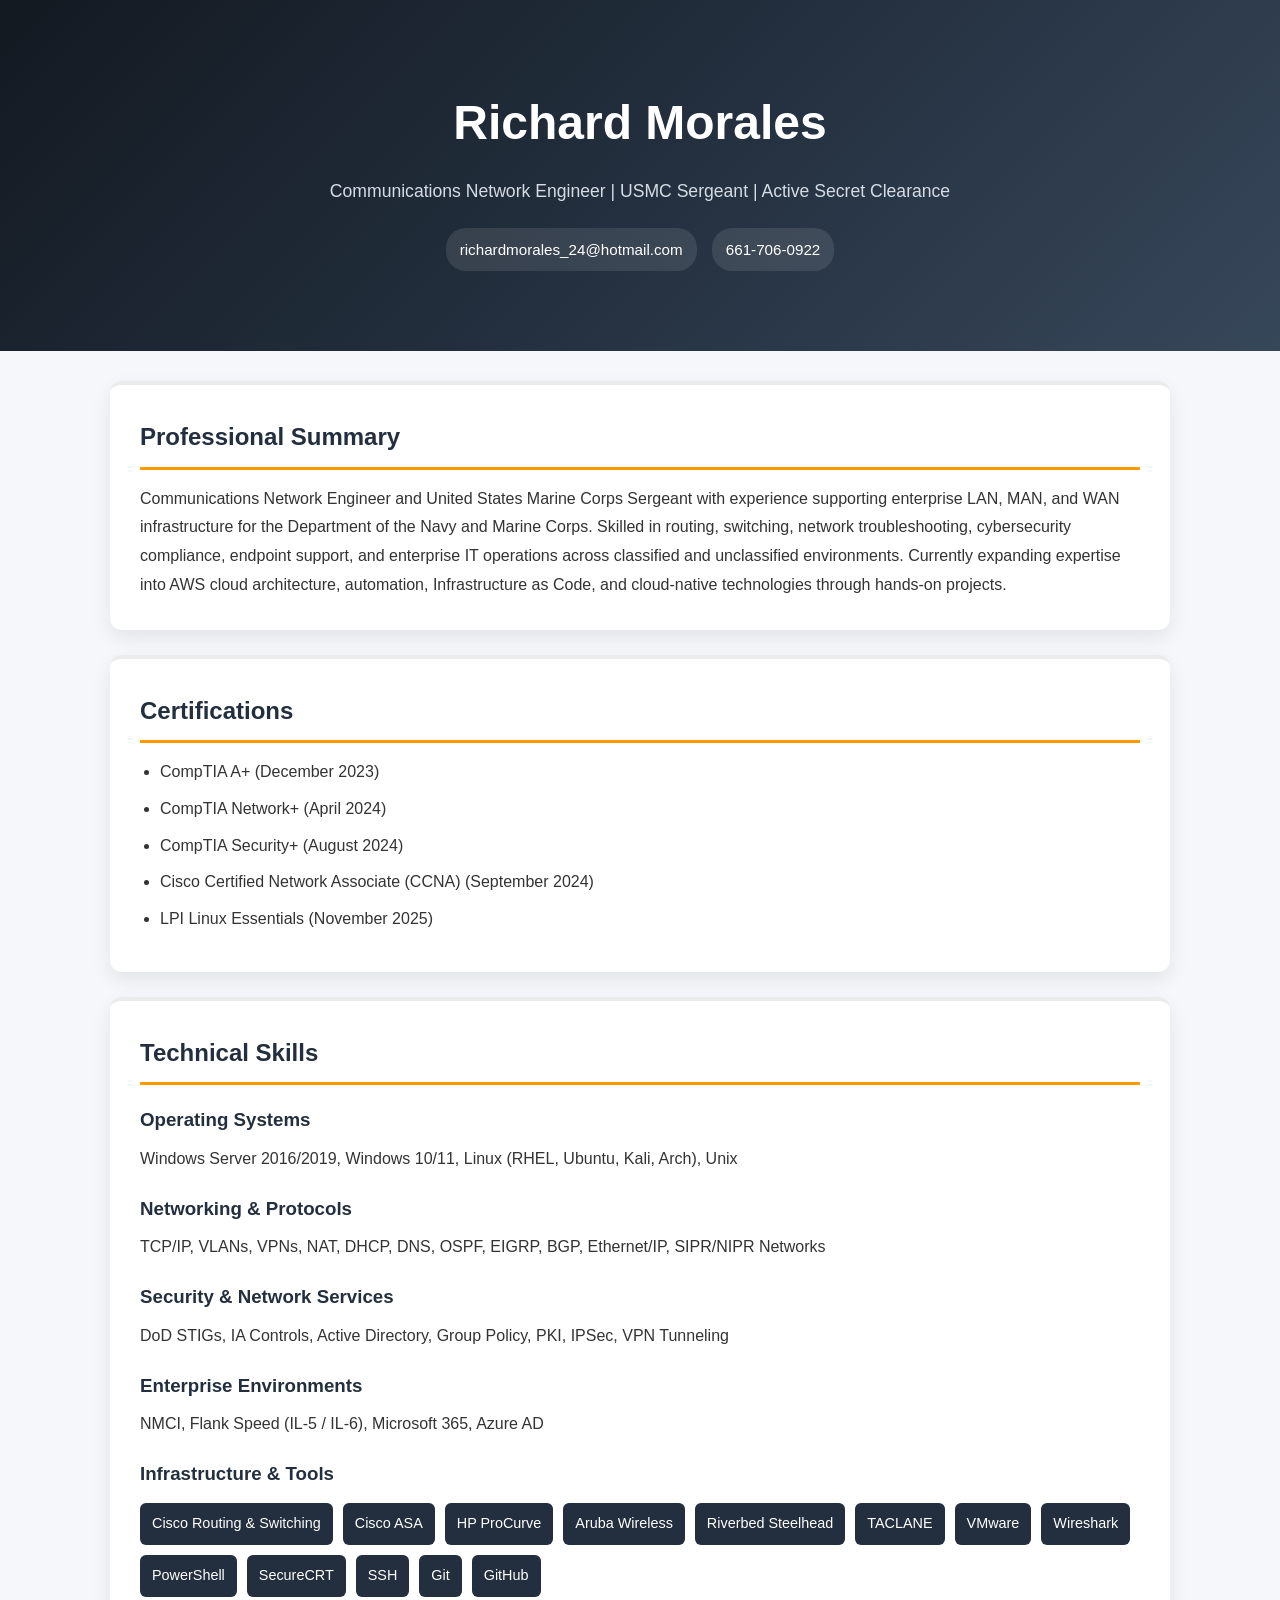
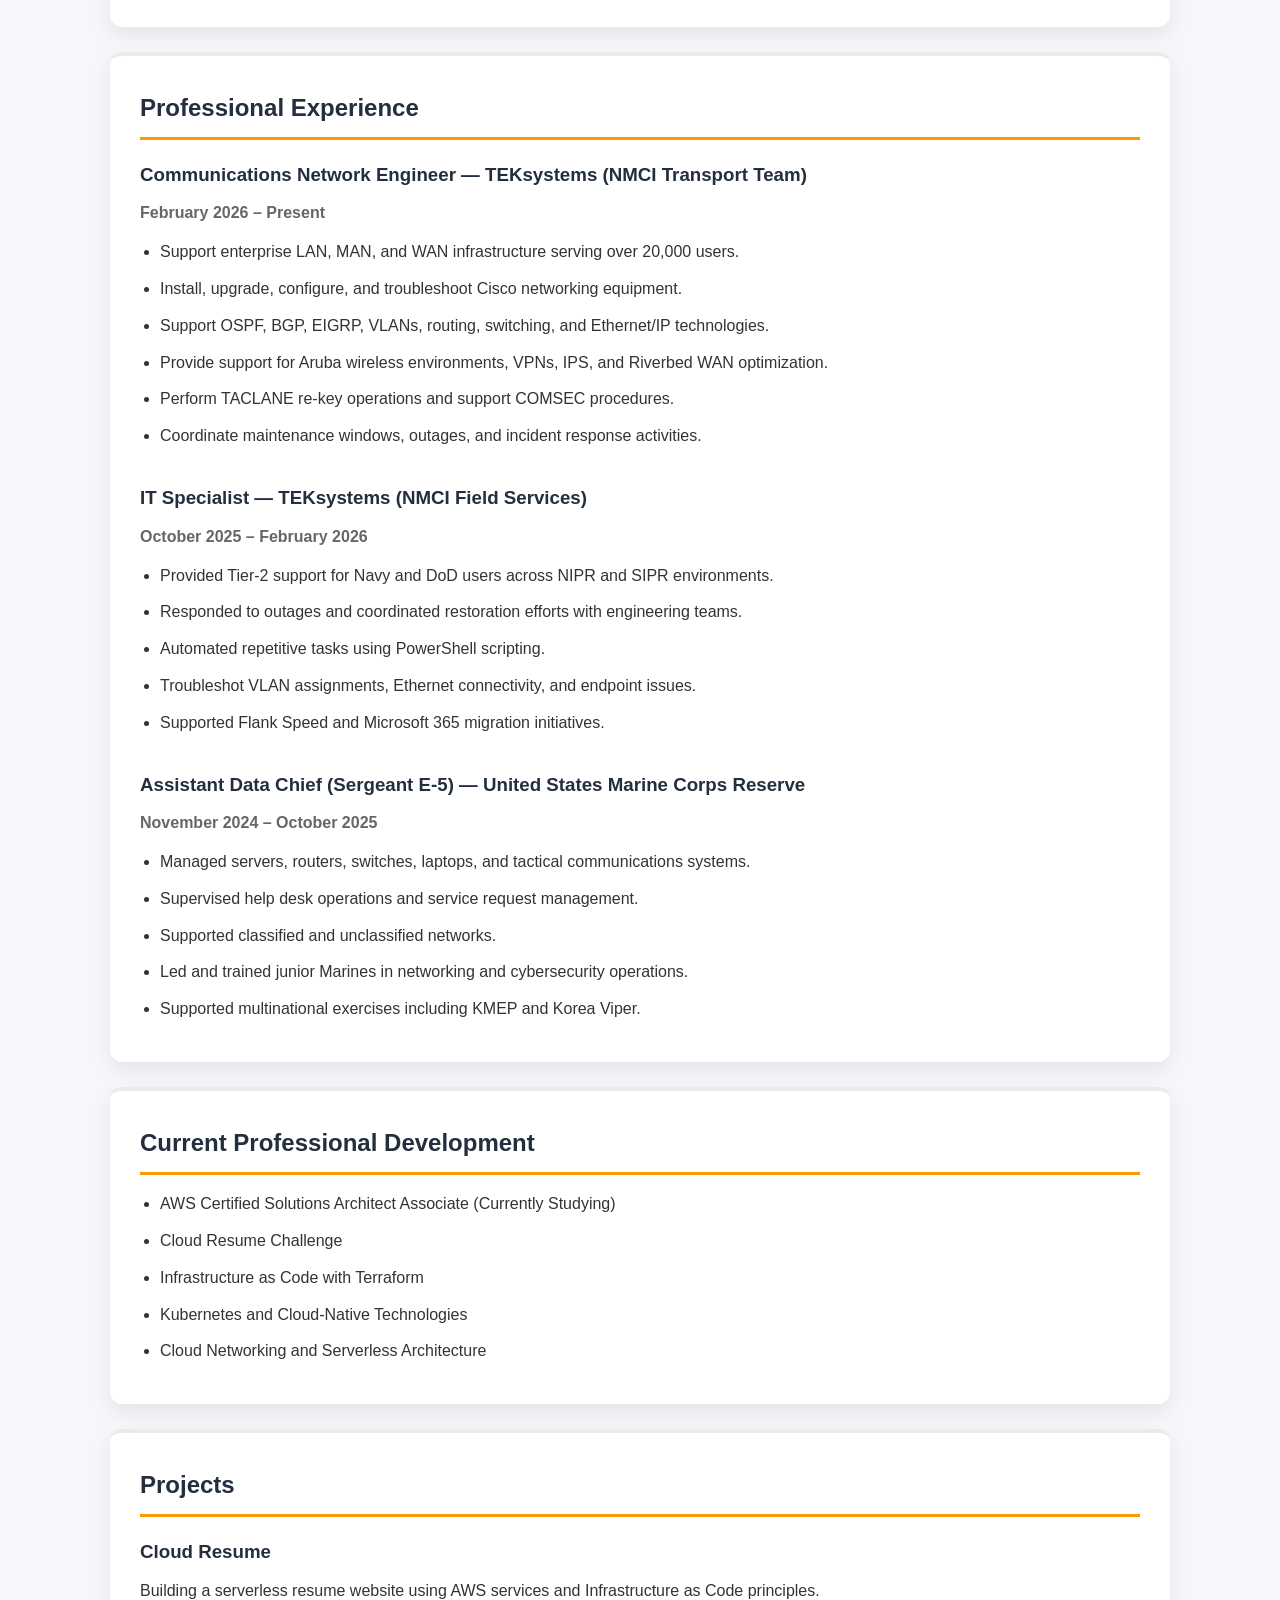
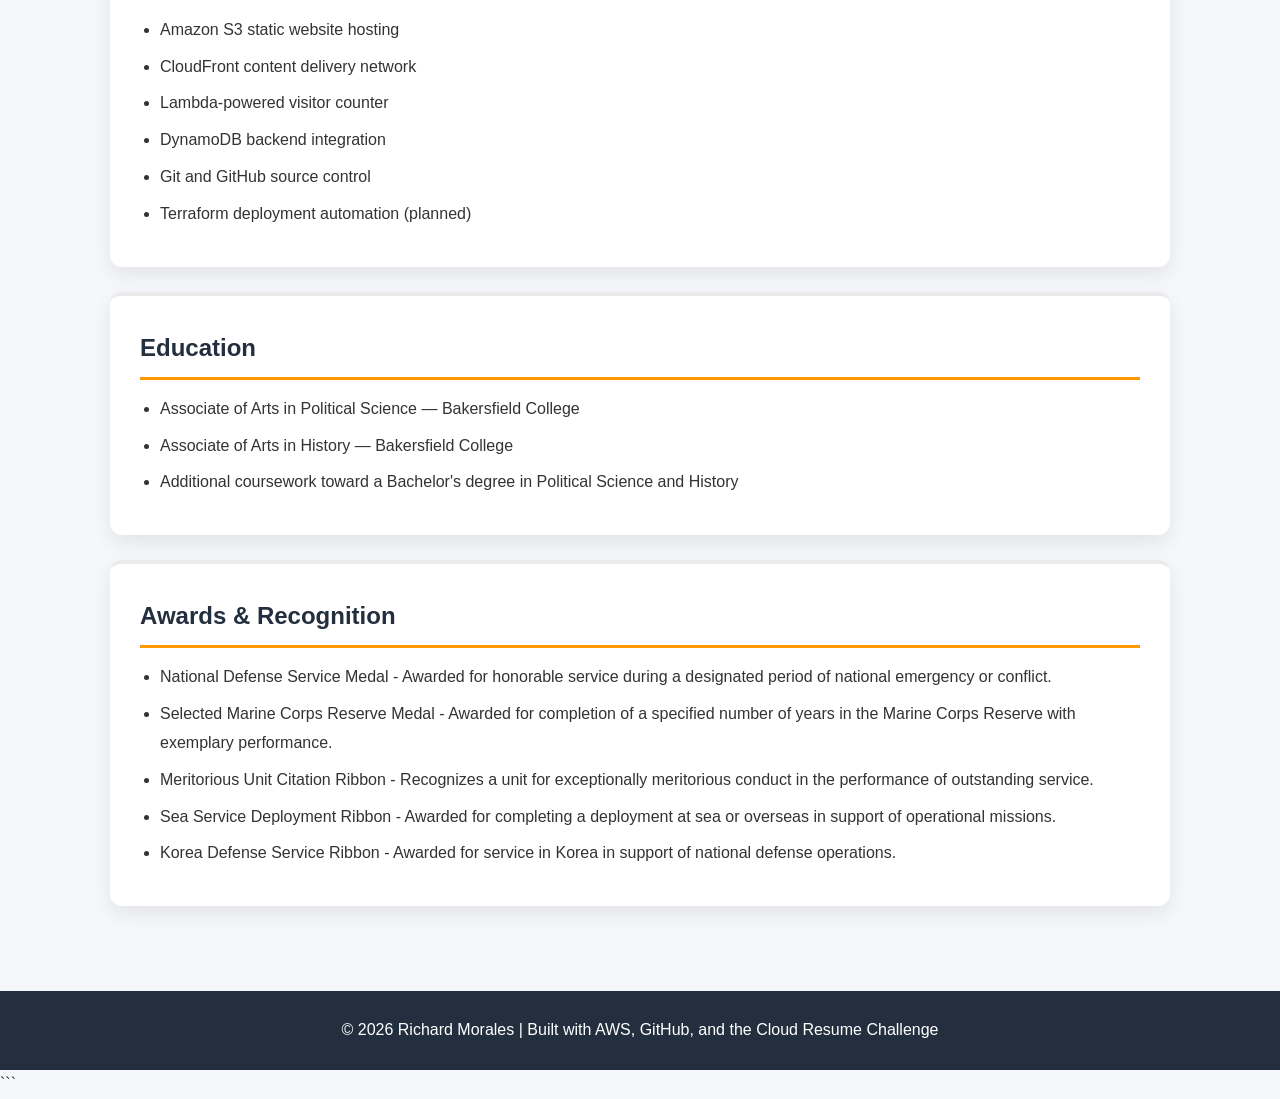
<file: index.html>
<!DOCTYPE html>
<html lang="en">
<head>
    <meta charset="UTF-8">
    <meta name="viewport" content="width=device-width, initial-scale=1.0">
    <title>Richard Morales | Communications Network Engineer</title>

    <link rel="stylesheet" href="style.css">
</head>

<body>

<header>
    <h1>Richard Morales</h1>

    <p>
        Communications Network Engineer |
        USMC Sergeant |
        Active Secret Clearance
    </p>

    <div class="contact">
        <span>richardmorales_24@hotmail.com</span>
        <span>661-706-0922</span>
    </div>
</header>

<main class="container">

    <section class="card">
        <h2>Professional Summary</h2>

        <p>
            Communications Network Engineer and United States Marine Corps Sergeant
            with experience supporting enterprise LAN, MAN, and WAN infrastructure
            for the Department of the Navy and Marine Corps. Skilled in routing,
            switching, network troubleshooting, cybersecurity compliance,
            endpoint support, and enterprise IT operations across classified
            and unclassified environments. Currently expanding expertise into
            AWS cloud architecture, automation, Infrastructure as Code,
            and cloud-native technologies through hands-on projects.
        </p>
    </section>

    <section class="card">
        <h2>Certifications</h2>

        <ul>
            <li>CompTIA A+ (December 2023)</li>
            <li>CompTIA Network+ (April 2024)</li>
            <li>CompTIA Security+ (August 2024)</li>
            <li>Cisco Certified Network Associate (CCNA) (September 2024)</li>
            <li>LPI Linux Essentials (November 2025)</li>
        </ul>
    </section>

    <section class="card">
        <h2>Technical Skills</h2>

        <h3>Operating Systems</h3>
        <p>
            Windows Server 2016/2019, Windows 10/11,
            Linux (RHEL, Ubuntu, Kali, Arch), Unix
        </p>

        <h3>Networking & Protocols</h3>
        <p>
            TCP/IP, VLANs, VPNs, NAT, DHCP, DNS,
            OSPF, EIGRP, BGP, Ethernet/IP,
            SIPR/NIPR Networks
        </p>

        <h3>Security & Network Services</h3>
        <p>
            DoD STIGs, IA Controls, Active Directory,
            Group Policy, PKI, IPSec, VPN Tunneling
        </p>

        <h3>Enterprise Environments</h3>
        <p>
            NMCI, Flank Speed (IL-5 / IL-6),
            Microsoft 365, Azure AD
        </p>

        <h3>Infrastructure & Tools</h3>

        <div class="skills">
            <span>Cisco Routing & Switching</span>
            <span>Cisco ASA</span>
            <span>HP ProCurve</span>
            <span>Aruba Wireless</span>
            <span>Riverbed Steelhead</span>
            <span>TACLANE</span>
            <span>VMware</span>
            <span>Wireshark</span>
            <span>PowerShell</span>
            <span>SecureCRT</span>
            <span>SSH</span>
            <span>Git</span>
            <span>GitHub</span>
        </div>
    </section>

    <section class="card">
        <h2>Professional Experience</h2>

        <div class="job">
            <h3>Communications Network Engineer — TEKsystems (NMCI Transport Team)</h3>
            <p class="date">February 2026 – Present</p>

            <ul>
                <li>Support enterprise LAN, MAN, and WAN infrastructure serving over 20,000 users.</li>
                <li>Install, upgrade, configure, and troubleshoot Cisco networking equipment.</li>
                <li>Support OSPF, BGP, EIGRP, VLANs, routing, switching, and Ethernet/IP technologies.</li>
                <li>Provide support for Aruba wireless environments, VPNs, IPS, and Riverbed WAN optimization.</li>
                <li>Perform TACLANE re-key operations and support COMSEC procedures.</li>
                <li>Coordinate maintenance windows, outages, and incident response activities.</li>
            </ul>
        </div>

        <div class="job">
            <h3>IT Specialist — TEKsystems (NMCI Field Services)</h3>
            <p class="date">October 2025 – February 2026</p>

            <ul>
                <li>Provided Tier-2 support for Navy and DoD users across NIPR and SIPR environments.</li>
                <li>Responded to outages and coordinated restoration efforts with engineering teams.</li>
                <li>Automated repetitive tasks using PowerShell scripting.</li>
                <li>Troubleshot VLAN assignments, Ethernet connectivity, and endpoint issues.</li>
                <li>Supported Flank Speed and Microsoft 365 migration initiatives.</li>
            </ul>
        </div>

        <div class="job">
            <h3>Assistant Data Chief (Sergeant E-5) — United States Marine Corps Reserve</h3>
            <p class="date">November 2024 – October 2025</p>

            <ul>
                <li>Managed servers, routers, switches, laptops, and tactical communications systems.</li>
                <li>Supervised help desk operations and service request management.</li>
                <li>Supported classified and unclassified networks.</li>
                <li>Led and trained junior Marines in networking and cybersecurity operations.</li>
                <li>Supported multinational exercises including KMEP and Korea Viper.</li>
            </ul>
        </div>
    </section>

    <section class="card">
        <h2>Current Professional Development</h2>

        <ul>
            <li>AWS Certified Solutions Architect Associate (Currently Studying)</li>
            <li>Cloud Resume Challenge</li>
            <li>Infrastructure as Code with Terraform</li>
            <li>Kubernetes and Cloud-Native Technologies</li>
            <li>Cloud Networking and Serverless Architecture</li>
        </ul>
    </section>

    <section class="card">
        <h2>Projects</h2>

        <h3>Cloud Resume</h3>

        <p>
            Building a serverless resume website using AWS services and
            Infrastructure as Code principles.
        </p>

        <ul>
            <li>Amazon S3 static website hosting</li>
            <li>CloudFront content delivery network</li>
            <li>Lambda-powered visitor counter</li>
            <li>DynamoDB backend integration</li>
            <li>Git and GitHub source control</li>
            <li>Terraform deployment automation (planned)</li>
        </ul>
    </section>

    <section class="card">
        <h2>Education</h2>

        <ul>
            <li>Associate of Arts in Political Science — Bakersfield College</li>
            <li>Associate of Arts in History — Bakersfield College</li>
            <li>Additional coursework toward a Bachelor's degree in Political Science and History</li>
        </ul>
    </section>

    <section class="card">
        <h2>Awards & Recognition</h2>

        <ul>
            <li>National Defense Service Medal -  Awarded for honorable service during a designated period of national emergency or conflict. </li>
            <li>Selected Marine Corps Reserve Medal - Awarded for completion of a specified number of years in the Marine Corps Reserve with exemplary performance. </li>
            <li>Meritorious Unit Citation Ribbon - Recognizes a unit for exceptionally meritorious conduct in the performance of outstanding service.</li>
            <li>Sea Service Deployment Ribbon - Awarded for completing a deployment at sea or overseas in support of operational missions.</li>
            <li>Korea Defense Service Ribbon - Awarded for service in Korea in support of national defense operations.</li>
        </ul>
    </section>

</main>

<footer>
    © 2026 Richard Morales | Built with AWS, and GitHub
</footer>

<script src="script.js"></script>

</body>
</html>
```
</file>
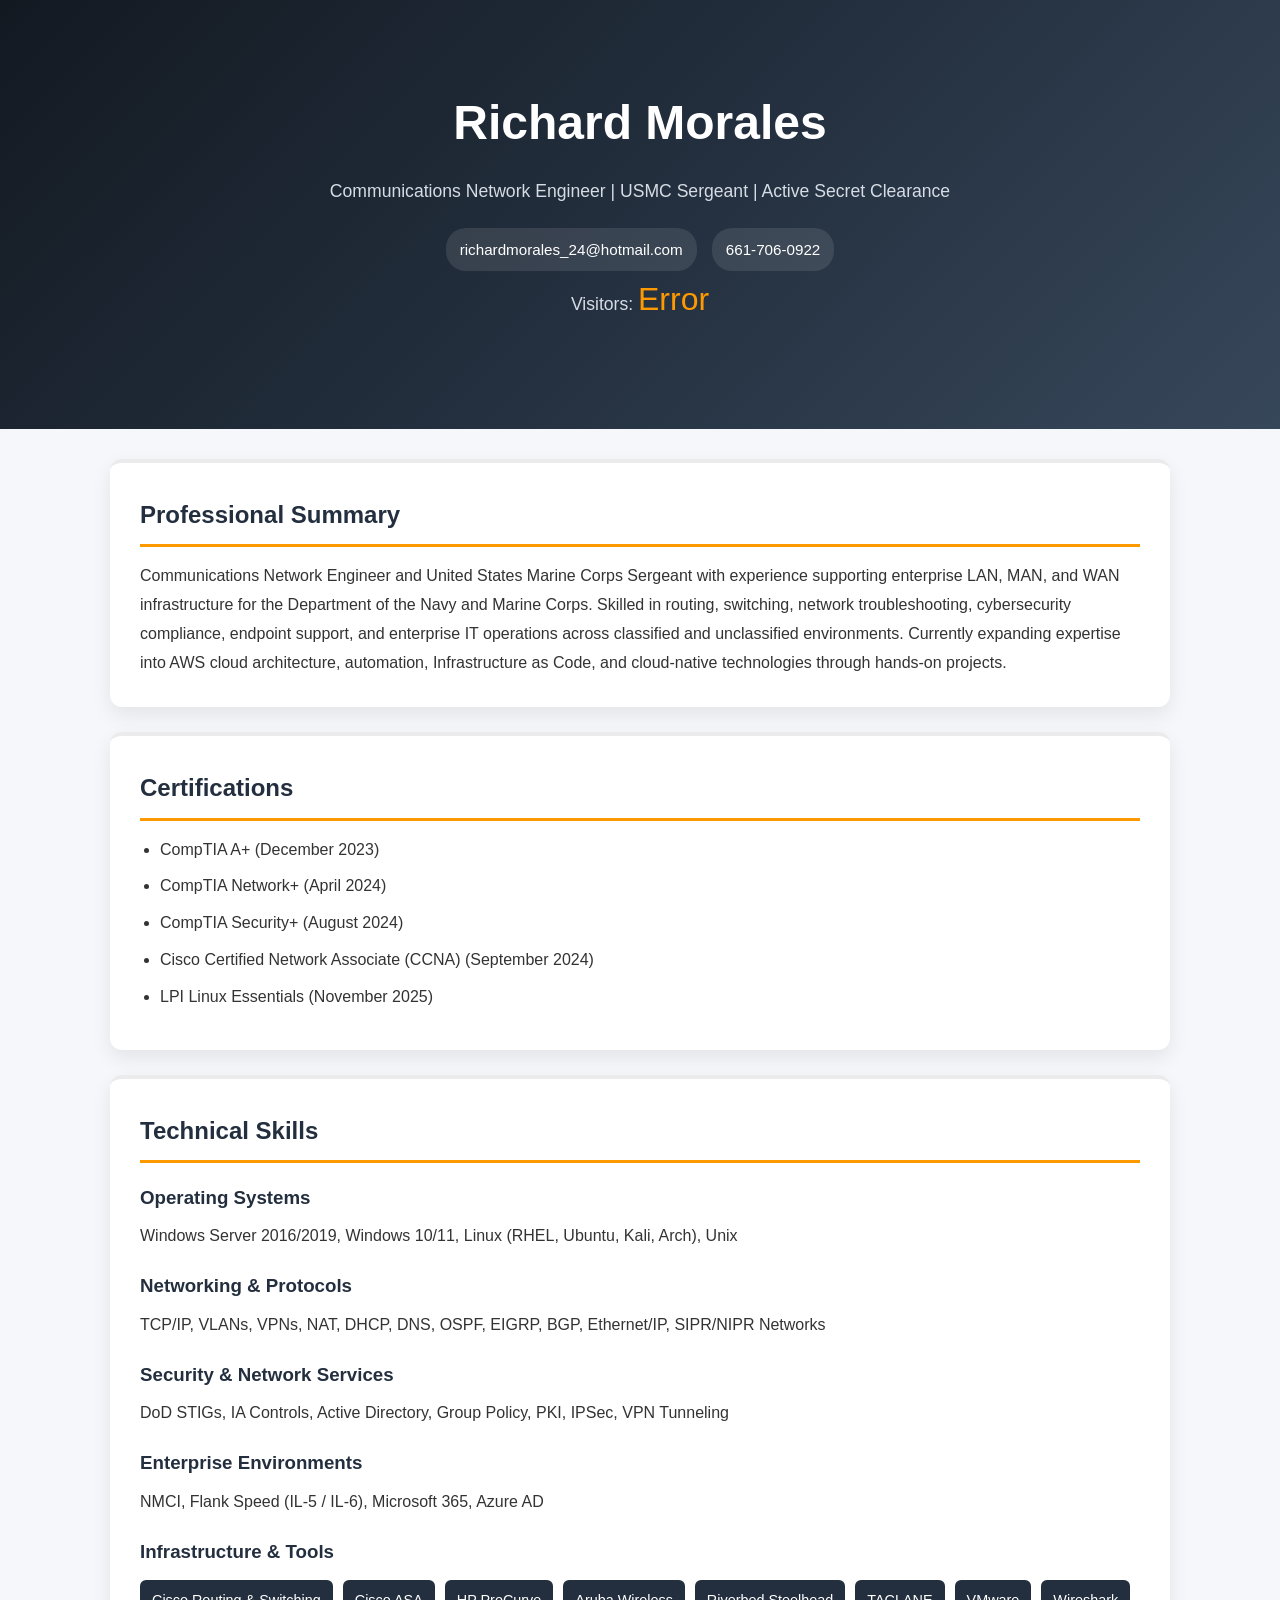
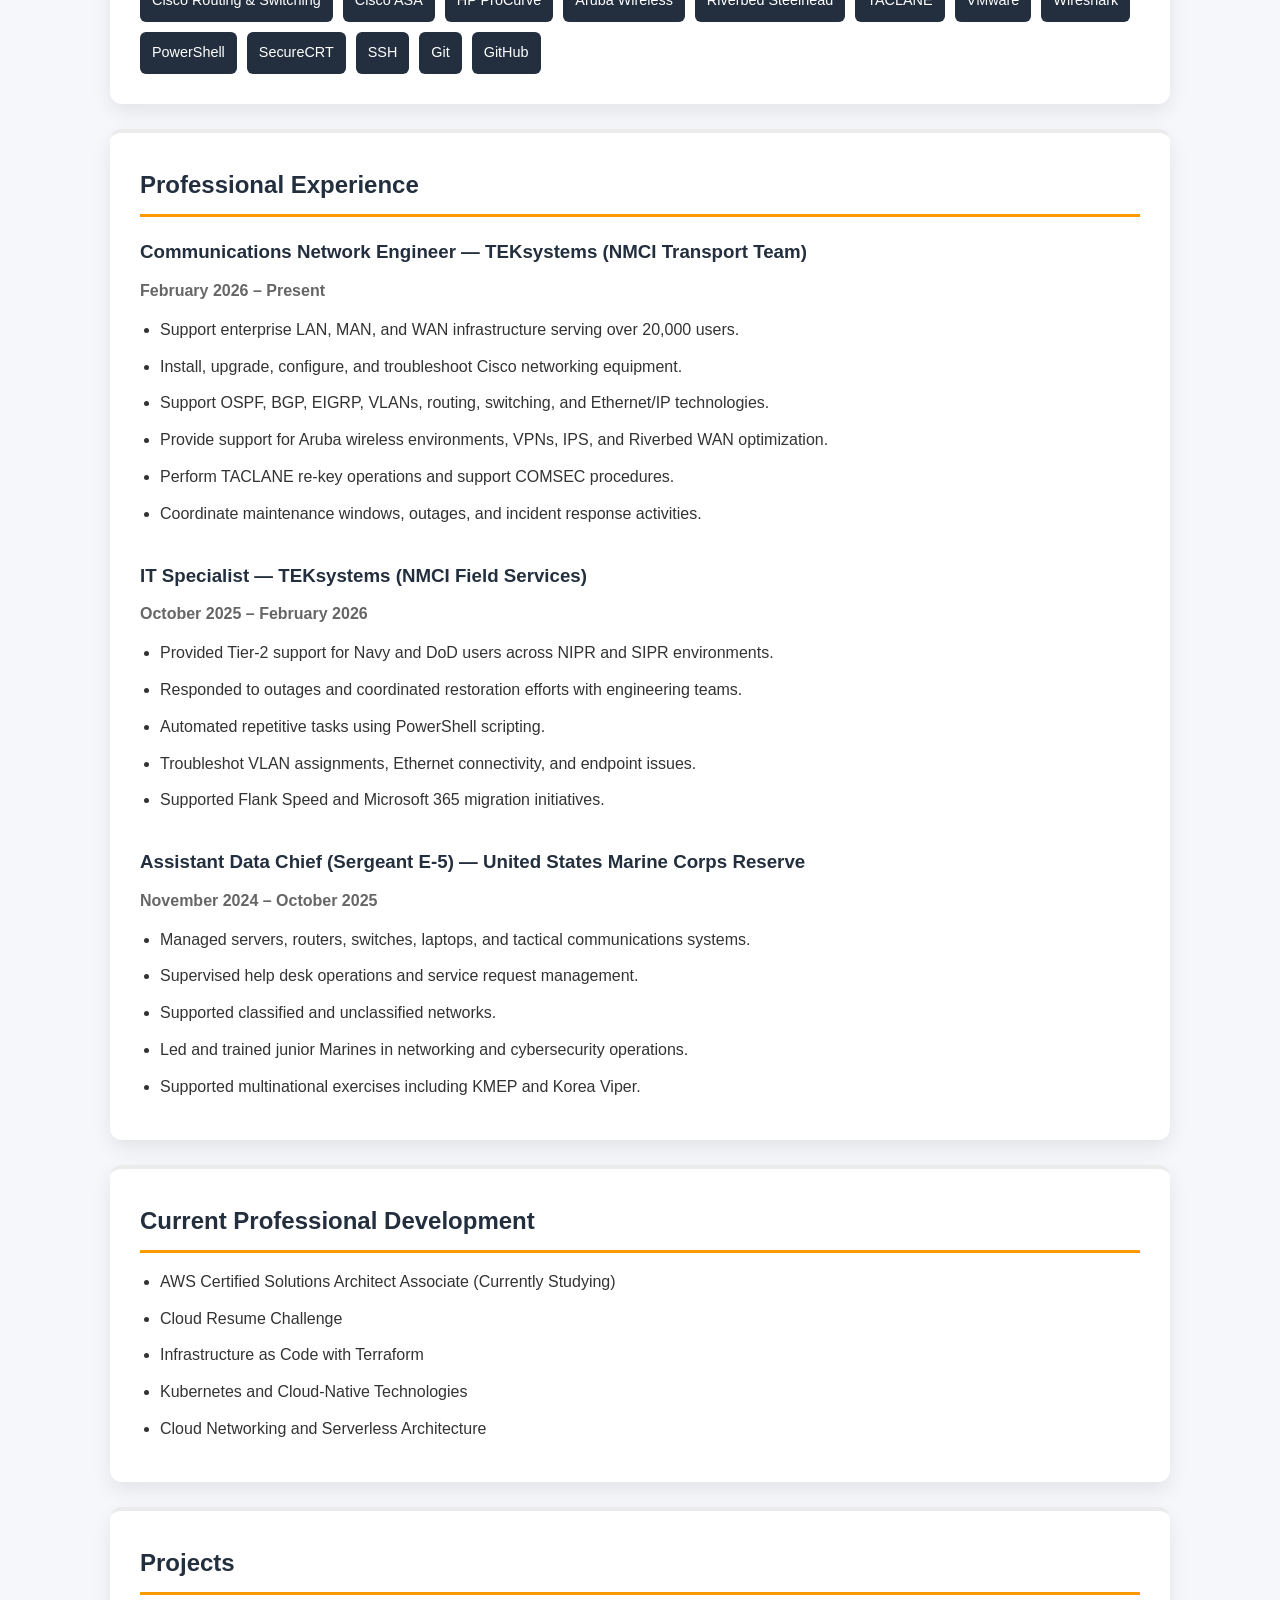
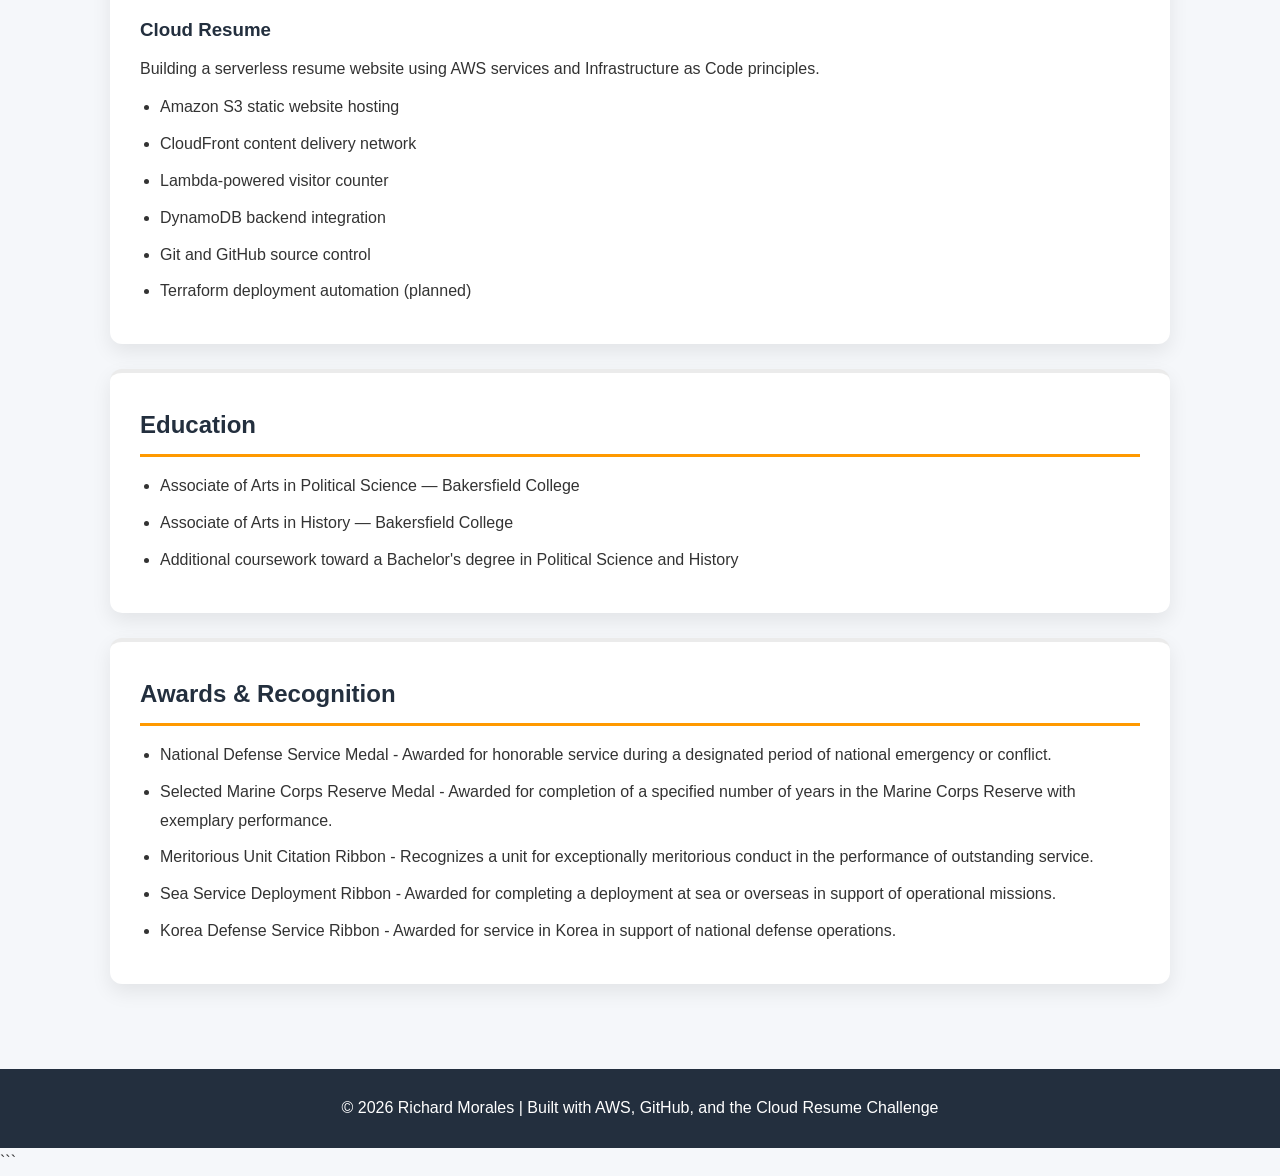
<file: index.html.html>
<!DOCTYPE html>
<html lang="en">
<head>
    <meta charset="UTF-8">
    <meta name="viewport" content="width=device-width, initial-scale=1.0">
    <title>Richard Morales | Communications Network Engineer</title>

    <link rel="stylesheet" href="style.css">
</head>

<body>

<header>
    <h1>Richard Morales</h1>

    <p>
        Communications Network Engineer |
        USMC Sergeant |
        Active Secret Clearance
    </p>

    <div class="contact">
        <span>richardmorales_24@hotmail.com</span>
        <span>661-706-0922</span>
    </div>
    <p class="visitor-counter">
        Visitors:
        <span id="visitorCount">
            Loading...
        </span>
    </p>
</header>

<main class="container">

    <section class="card">
        <h2>Professional Summary</h2>

        <p>
            Communications Network Engineer and United States Marine Corps Sergeant
            with experience supporting enterprise LAN, MAN, and WAN infrastructure
            for the Department of the Navy and Marine Corps. Skilled in routing,
            switching, network troubleshooting, cybersecurity compliance,
            endpoint support, and enterprise IT operations across classified
            and unclassified environments. Currently expanding expertise into
            AWS cloud architecture, automation, Infrastructure as Code,
            and cloud-native technologies through hands-on projects.
        </p>
    </section>

    <section class="card">
        <h2>Certifications</h2>

        <ul>
            <li>CompTIA A+ (December 2023)</li>
            <li>CompTIA Network+ (April 2024)</li>
            <li>CompTIA Security+ (August 2024)</li>
            <li>Cisco Certified Network Associate (CCNA) (September 2024)</li>
            <li>LPI Linux Essentials (November 2025)</li>
        </ul>
    </section>

    <section class="card">
        <h2>Technical Skills</h2>

        <h3>Operating Systems</h3>
        <p>
            Windows Server 2016/2019, Windows 10/11,
            Linux (RHEL, Ubuntu, Kali, Arch), Unix
        </p>

        <h3>Networking & Protocols</h3>
        <p>
            TCP/IP, VLANs, VPNs, NAT, DHCP, DNS,
            OSPF, EIGRP, BGP, Ethernet/IP,
            SIPR/NIPR Networks
        </p>

        <h3>Security & Network Services</h3>
        <p>
            DoD STIGs, IA Controls, Active Directory,
            Group Policy, PKI, IPSec, VPN Tunneling
        </p>

        <h3>Enterprise Environments</h3>
        <p>
            NMCI, Flank Speed (IL-5 / IL-6),
            Microsoft 365, Azure AD
        </p>

        <h3>Infrastructure & Tools</h3>

        <div class="skills">
            <span>Cisco Routing & Switching</span>
            <span>Cisco ASA</span>
            <span>HP ProCurve</span>
            <span>Aruba Wireless</span>
            <span>Riverbed Steelhead</span>
            <span>TACLANE</span>
            <span>VMware</span>
            <span>Wireshark</span>
            <span>PowerShell</span>
            <span>SecureCRT</span>
            <span>SSH</span>
            <span>Git</span>
            <span>GitHub</span>
        </div>
    </section>

    <section class="card">
        <h2>Professional Experience</h2>

        <div class="job">
            <h3>Communications Network Engineer — TEKsystems (NMCI Transport Team)</h3>
            <p class="date">February 2026 – Present</p>

            <ul>
                <li>Support enterprise LAN, MAN, and WAN infrastructure serving over 20,000 users.</li>
                <li>Install, upgrade, configure, and troubleshoot Cisco networking equipment.</li>
                <li>Support OSPF, BGP, EIGRP, VLANs, routing, switching, and Ethernet/IP technologies.</li>
                <li>Provide support for Aruba wireless environments, VPNs, IPS, and Riverbed WAN optimization.</li>
                <li>Perform TACLANE re-key operations and support COMSEC procedures.</li>
                <li>Coordinate maintenance windows, outages, and incident response activities.</li>
            </ul>
        </div>

        <div class="job">
            <h3>IT Specialist — TEKsystems (NMCI Field Services)</h3>
            <p class="date">October 2025 – February 2026</p>

            <ul>
                <li>Provided Tier-2 support for Navy and DoD users across NIPR and SIPR environments.</li>
                <li>Responded to outages and coordinated restoration efforts with engineering teams.</li>
                <li>Automated repetitive tasks using PowerShell scripting.</li>
                <li>Troubleshot VLAN assignments, Ethernet connectivity, and endpoint issues.</li>
                <li>Supported Flank Speed and Microsoft 365 migration initiatives.</li>
            </ul>
        </div>

        <div class="job">
            <h3>Assistant Data Chief (Sergeant E-5) — United States Marine Corps Reserve</h3>
            <p class="date">November 2024 – October 2025</p>

            <ul>
                <li>Managed servers, routers, switches, laptops, and tactical communications systems.</li>
                <li>Supervised help desk operations and service request management.</li>
                <li>Supported classified and unclassified networks.</li>
                <li>Led and trained junior Marines in networking and cybersecurity operations.</li>
                <li>Supported multinational exercises including KMEP and Korea Viper.</li>
            </ul>
        </div>
    </section>

    <section class="card">
        <h2>Current Professional Development</h2>

        <ul>
            <li>AWS Certified Solutions Architect Associate (Currently Studying)</li>
            <li>Cloud Resume Challenge</li>
            <li>Infrastructure as Code with Terraform</li>
            <li>Kubernetes and Cloud-Native Technologies</li>
            <li>Cloud Networking and Serverless Architecture</li>
        </ul>
    </section>

    <section class="card">
        <h2>Projects</h2>

        <h3>Cloud Resume</h3>

        <p>
            Building a serverless resume website using AWS services and
            Infrastructure as Code principles.
        </p>

        <ul>
            <li>Amazon S3 static website hosting</li>
            <li>CloudFront content delivery network</li>
            <li>Lambda-powered visitor counter</li>
            <li>DynamoDB backend integration</li>
            <li>Git and GitHub source control</li>
            <li>Terraform deployment automation (planned)</li>
        </ul>
    </section>

    <section class="card">
        <h2>Education</h2>

        <ul>
            <li>Associate of Arts in Political Science — Bakersfield College</li>
            <li>Associate of Arts in History — Bakersfield College</li>
            <li>Additional coursework toward a Bachelor's degree in Political Science and History</li>
        </ul>
    </section>

    <section class="card">
        <h2>Awards & Recognition</h2>

        <ul>
            <li>National Defense Service Medal -  Awarded for honorable service during a designated period of national emergency or conflict. </li>
            <li>Selected Marine Corps Reserve Medal - Awarded for completion of a specified number of years in the Marine Corps Reserve with exemplary performance. </li>
            <li>Meritorious Unit Citation Ribbon - Recognizes a unit for exceptionally meritorious conduct in the performance of outstanding service.</li>
            <li>Sea Service Deployment Ribbon - Awarded for completing a deployment at sea or overseas in support of operational missions.</li>
            <li>Korea Defense Service Ribbon - Awarded for service in Korea in support of national defense operations.</li>
        </ul>
    </section>

</main>

<footer>
    © 2026 Richard Morales | Built with AWS, and GitHub
</footer>

<script src="script.js"></script>

</body>
</html>
```
</file>
<file: style.css>
/* ---------- Global Styles ---------- */

* {
    margin: 0;
    padding: 0;
    box-sizing: border-box;
}

body {
    font-family: "Segoe UI", Arial, sans-serif;
    background-color: #f5f7fa;
    color: #333;
    line-height: 1.8;
}

/* ---------- Header ---------- */

header {
    background: 
    linear-gradient(
        135deg, 
      #131921, 
      #232f3e,
      #37475a
    );
    color: white;
    text-align: center;
    padding: 80px 20px;
}

header h1 {
    font-size: 3rem;
    margin-bottom: 10px;
}

header p {
    font-size: 1.1rem;
    color: #d5dce5;
    margin-bottom: 20px;
}

.contact {
    display: flex;
    justify-content: center;
    flex-wrap: wrap;
    gap: 15px;
    font-size: 0.95rem;
}

.contact span {
    background-color: rgba(255,255,255,.1);
    padding: 8px 14px;
    border-radius: 20px;
}

/* ---------- Layout ---------- */

.container {
    max-width: 1100px;
    margin: auto;
    padding: 30px 20px;
}

/* ---------- Cards ---------- */

.card {
    background: white;
    border-radius: 12px;
    padding: 30px;
    margin-bottom: 25px;

    box-shadow:
        0 8px 20px rgba(0,0,0,.08);

    border-top: 4px solid rgba(0,0,0,.08);

    transition: transform .2s ease;
}

.card:hover {
    transform: translateY(-3px);
}

.card h2 {
    color: #232f3e;
    margin-bottom: 15px;
    padding-bottom: 8px;
    border-bottom: 3px solid #ff9900;
}

.card h3 {
    color: #232f3e;
    margin-top: 18px;
    margin-bottom: 8px;
}

/* ---------- Experience ---------- */

.job {
    margin-bottom: 30px;
}

.job:last-child {
    margin-bottom: 0;
}

.date {
    color: #666;
    font-weight: 600;
    margin-bottom: 10px;
}

/* ---------- Lists ---------- */

ul {
    margin-left: 20px;
    margin-top: 10px;
}

li {
    margin-bottom: 8px;
}

/* ---------- Skills ---------- */

.skills {
    display: flex;
    flex-wrap: wrap;
    gap: 10px;
    margin-top: 12px;
}

.skills span {
    background-color: #232f3e;
    color: white;
    padding: 8px 12px;
    border-radius: 6px;
    font-size: .9rem;
    font-weight: 500;
}

/* ---------- Project Highlights ---------- */

.project-list {
    margin-top: 15px;
}

.project-list li {
    margin-bottom: 10px;
}

/* ---------- Visitor Counter ---------- */

#visitorCount {
    font-size: 2rem;
    color: #ff9900;
    margin-top: 10px;
}

/* ---------- Footer ---------- */

footer {
    background-color: #232f3e;
    color: white;
    text-align: center;
    padding: 25px;
    margin-top: 30px;
}

/* ---------- Responsive ---------- */

@media (max-width: 768px) {

    header {
        padding: 40px 20px;
    }

    header h1 {
        font-size: 2.2rem;
    }

    header p {
        font-size: 1rem;
    }

    .contact {
        flex-direction: column;
        gap: 8px;
    }

    .card {
        padding: 20px;
    }

    .skills {
        gap: 8px;
    }

    .skills span {
        font-size: .85rem;
    }
}
</file>
